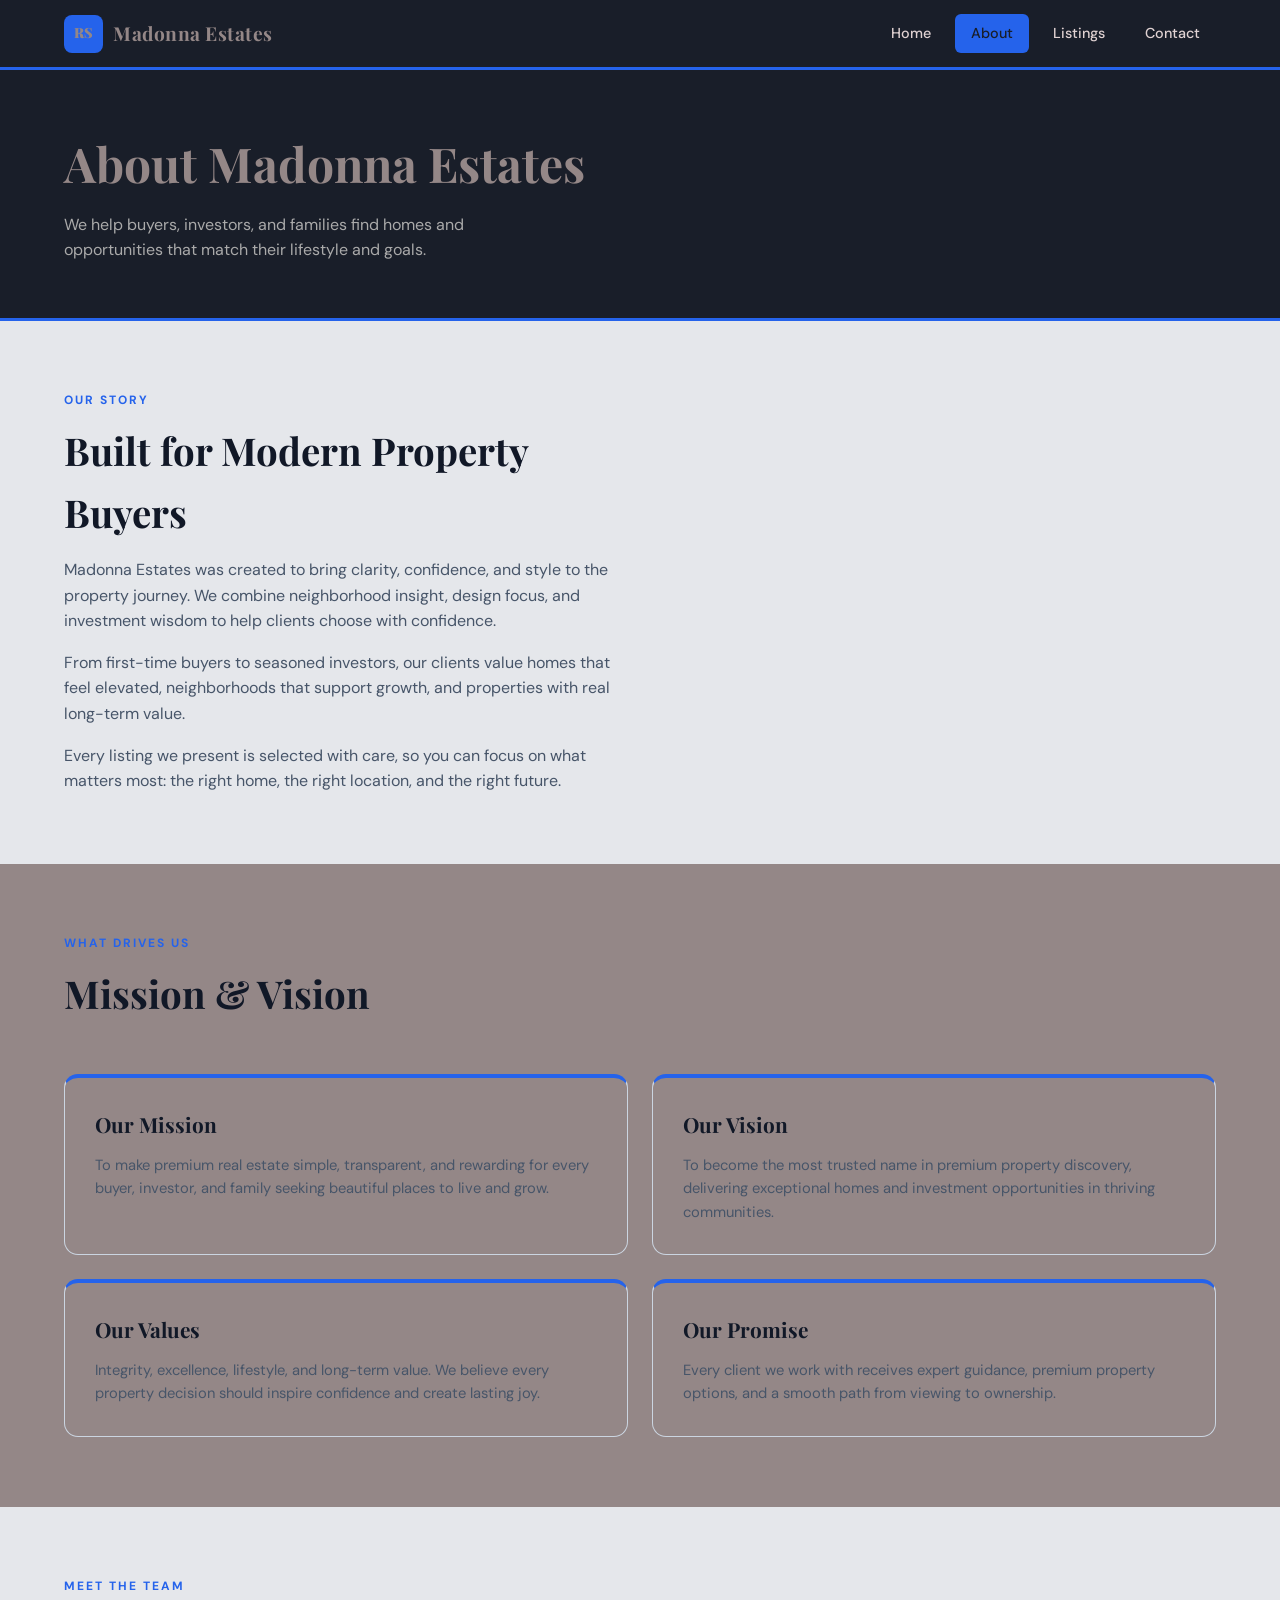
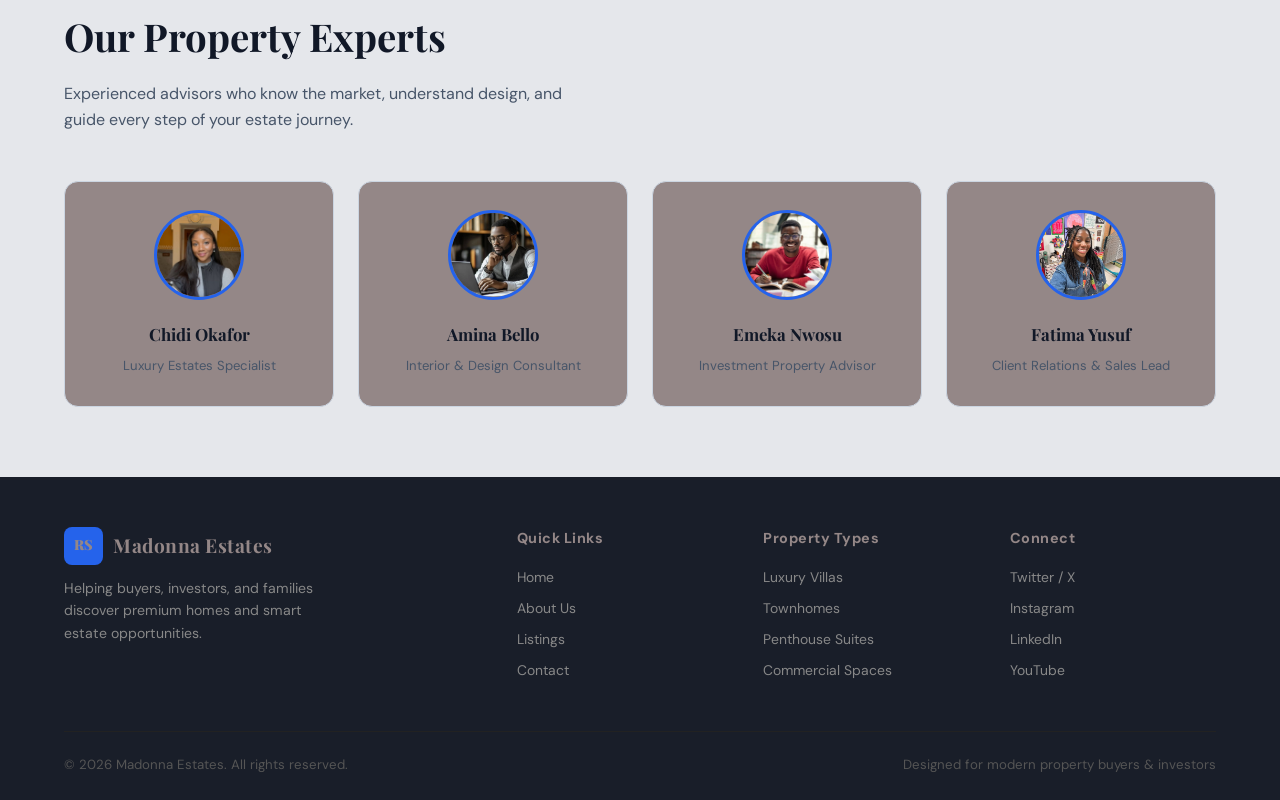
<file: about.html>
<!DOCTYPE html>
<html lang="en">
<head>
  <meta charset="UTF-8" />
  <meta name="viewport" content="width=device-width, initial-scale=1.0" />
  <title>PrimeEstate – About Us</title>
  <link rel="stylesheet" href="style.css" />
</head>
<body>


  <header>
    <a href="index.html" class="logo">
      <div class="logo-icon">RS</div>
      <span class="logo-text">Madonna Estates</span>
    </a>
    <nav>
      <a href="index.html">Home</a>
      <a href="about.html" class="active">About</a>
      <a href="courses.html">Listings</a>
      <a href="contact.html">Contact</a>
    </nav>
  </header>

  <div class="page-hero">
    <h1>About Madonna Estates</h1>
    <p>We help buyers, investors, and families find homes and opportunities that match their lifestyle and goals.</p>
  </div>

 
  <section>
    <div class="about-grid">
      <div>
        <div class="section-label">Our Story</div>
        <h2 class="section-title">Built for Modern Property Buyers</h2>
        <p style="color:var(--muted); margin-bottom:16px;">Madonna Estates was created to bring clarity, confidence, and style to the property journey. We combine neighborhood insight, design focus, and investment wisdom to help clients choose with confidence.</p>
        <p style="color:var(--muted); margin-bottom:16px;">From first-time buyers to seasoned investors, our clients value homes that feel elevated, neighborhoods that support growth, and properties with real long-term value.</p>
        <p style="color:var(--muted);">Every listing we present is selected with care, so you can focus on what matters most: the right home, the right location, and the right future.</p>
      </div>
      
    </div>
  </section>

 
  <section style="background: var(--white);">
    <div class="section-label">What Drives Us</div>
    <h2 class="section-title">Mission & Vision</h2>

    <div class="mv-grid">
      <div class="mv-card">
        <h3>Our Mission</h3>
        <p>To make premium real estate simple, transparent, and rewarding for every buyer, investor, and family seeking beautiful places to live and grow.</p>
      </div>
      <div class="mv-card">
        <h3>Our Vision</h3>
        <p>To become the most trusted name in premium property discovery, delivering exceptional homes and investment opportunities in thriving communities.</p>
      </div>
      <div class="mv-card">
        <h3>Our Values</h3>
        <p>Integrity, excellence, lifestyle, and long-term value. We believe every property decision should inspire confidence and create lasting joy.</p>
      </div>
      <div class="mv-card">
        <h3>Our Promise</h3>
        <p>Every client we work with receives expert guidance, premium property options, and a smooth path from viewing to ownership.</p>
      </div>
    </div>
  </section>


  <section>
    <div class="section-label">Meet the Team</div>
    <h2 class="section-title">Our Property Experts</h2>
    <p class="section-sub">Experienced advisors who know the market, understand design, and guide every step of your estate journey.</p>

    <div class="team-grid">
      <div class="team-card">
        <img src="B1.jpg" alt="Instructor Chidi Okafor" />
        <h4>Chidi Okafor</h4>
        <span>Luxury Estates Specialist</span>
      </div>
      <div class="team-card">
        <img src="B4.jpg" alt="Instructor Amina Bello" />
        <h4>Amina Bello</h4>
        <span>Interior & Design Consultant</span>
      </div>
      <div class="team-card">
        <img src="B3.jpg" alt="Instructor Emeka Nwosu" />
        <h4>Emeka Nwosu</h4>
        <span>Investment Property Advisor</span>
      </div>
      <div class="team-card">
        <img src="B2.jpg" alt="Instructor Fatima Yusuf" />
        <h4>Fatima Yusuf</h4>
        <span>Client Relations & Sales Lead</span>
      </div>
    </div>
  </section>


  <footer>
    <div class="footer-top">
      <div class="footer-brand">
        <a href="index.html" class="logo">
          <div class="logo-icon">RS</div>
          <span class="logo-text">Madonna Estates</span>
        </a>
        <p>Helping buyers, investors, and families discover premium homes and smart estate opportunities.</p>
      </div>
      <div class="footer-col">
        <h4>Quick Links</h4>
        <a href="index.html">Home</a>
        <a href="about.html">About Us</a>
        <a href="courses.html">Listings</a>
        <a href="contact.html">Contact</a>
      </div>
      <div class="footer-col">
        <h4>Property Types</h4>
        <a href="courses.html">Luxury Villas</a>
        <a href="courses.html">Townhomes</a>
        <a href="courses.html">Penthouse Suites</a>
        <a href="courses.html">Commercial Spaces</a>
      </div>
      <div class="footer-col">
        <h4>Connect</h4>
        <a href="https://www.twitter.com" target="_blank">Twitter / X</a>
        <a href="https://www.instagram.com" target="_blank">Instagram</a>
        <a href="https://www.linkedin.com" target="_blank">LinkedIn</a>
        <a href="https://www.youtube.com" target="_blank">YouTube</a>
      </div>
    </div>
    <div class="footer-bottom">
      <span>© 2026 Madonna Estates. All rights reserved.</span>
      <span>Designed for modern property buyers & investors</span>
    </div>
  </footer>

</body>
</html>
</file>
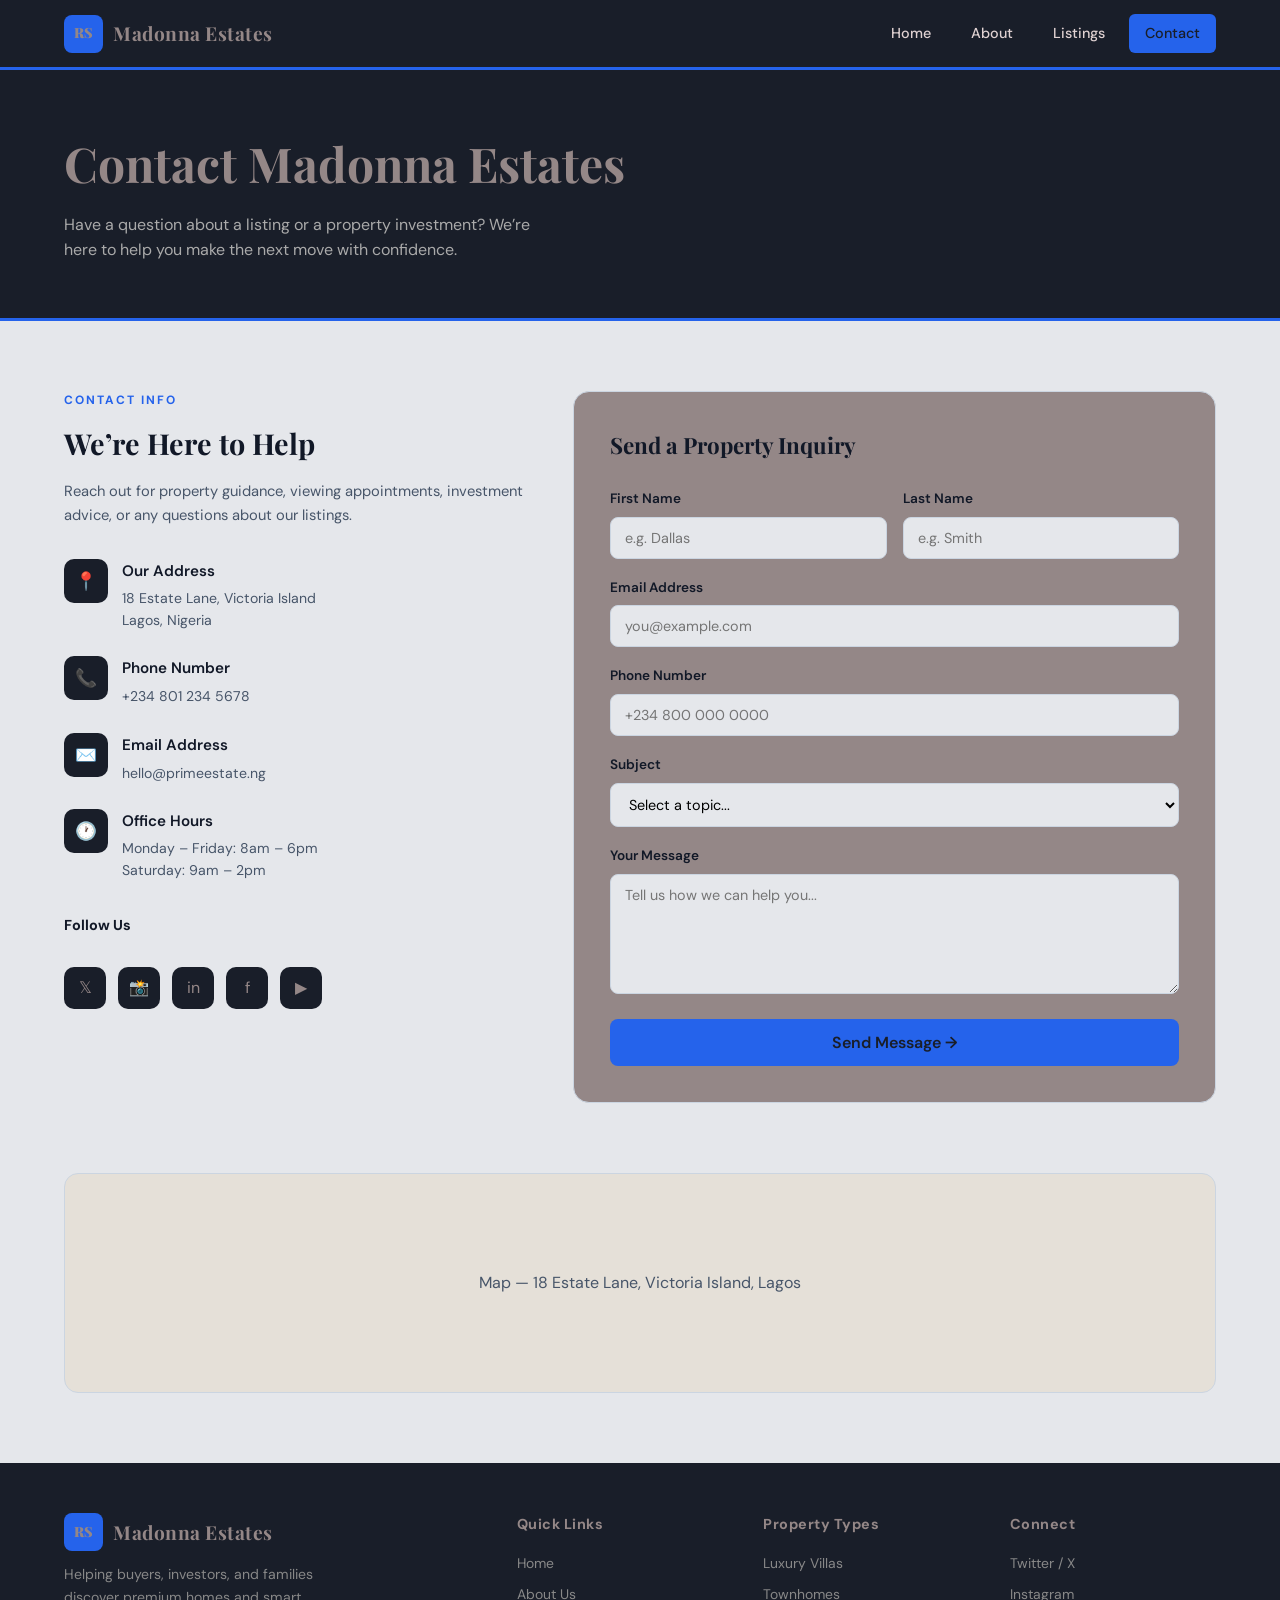
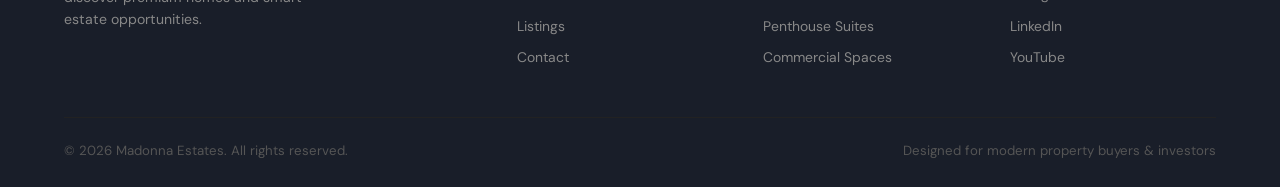
<file: contact.html>
<!DOCTYPE html>
<html lang="en">
<head>
  <meta charset="UTF-8" />
  <meta name="viewport" content="width=device-width, initial-scale=1.0" />
  <title>Madonna Estates – Contact</title>
  <link rel="stylesheet" href="style.css" />
</head>
<body>

  <header>
    <a href="index.html" class="logo">
      <div class="logo-icon">RS</div>
      <span class="logo-text">Madonna Estates</span>
    </a>
    <nav>
      <a href="index.html">Home</a>
      <a href="about.html">About</a>
      <a href="courses.html">Listings</a>
      <a href="contact.html" class="active">Contact</a>
    </nav>
  </header>

  <div class="page-hero">
    <h1>Contact Madonna Estates</h1>
    <p>Have a question about a listing or a property investment? We’re here to help you make the next move with confidence.</p>
  </div>

  <section>
    <div class="contact-grid">

      <div>
        <div class="section-label">Contact Info</div>
        <h2 class="section-title" style="font-size:1.8rem;">We’re Here to Help</h2>
        <p style="color:var(--muted); margin-bottom:32px; font-size:0.92rem;">Reach out for property guidance, viewing appointments, investment advice, or any questions about our listings.</p>

        <div class="contact-info-block">
          <div class="info-item">
            <div class="info-icon">📍</div>
            <div>
              <h4>Our Address</h4>
              <p>18 Estate Lane, Victoria Island<br>Lagos, Nigeria</p>
            </div>
          </div>
          <div class="info-item">
            <div class="info-icon">📞</div>
            <div>
              <h4>Phone Number</h4>
              <a href="tel:+2348012345678">+234 801 234 5678</a>
            </div>
          </div>
          <div class="info-item">
            <div class="info-icon">✉️</div>
            <div>
              <h4>Email Address</h4>
              <a href="mailto:hello@primeestate.ng">hello@primeestate.ng</a>
            </div>
          </div>
          <div class="info-item">
            <div class="info-icon">🕐</div>
            <div>
              <h4>Office Hours</h4>
              <p>Monday – Friday: 8am – 6pm<br>Saturday: 9am – 2pm</p>
            </div>
          </div>
        </div>

        <div style="margin-top:32px;">
          <h4 style="font-size:0.9rem; font-weight:700; margin-bottom:14px;">Follow Us</h4>
          <div class="social-links">
            <a href="https://www.twitter.com" target="_blank" class="social-link" title="Twitter / X">𝕏</a>
            <a href="https://www.instagram.com" target="_blank" class="social-link" title="Instagram">📸</a>
            <a href="https://www.linkedin.com" target="_blank" class="social-link" title="LinkedIn">in</a>
            <a href="https://www.facebook.com" target="_blank" class="social-link" title="Facebook">f</a>
            <a href="https://www.youtube.com" target="_blank" class="social-link" title="YouTube">▶</a>
          </div>
        </div>
      </div>

      <div class="contact-form">
        <h3>Send a Property Inquiry</h3>

        <div class="form-row">
          <div class="form-group">
            <label for="fname">First Name</label>
            <input type="text" id="fname" name="fname" placeholder="e.g. Dallas" />
          </div>
          <div class="form-group">
            <label for="lname">Last Name</label>
            <input type="text" id="lname" name="lname" placeholder="e.g. Smith" />
          </div>
        </div>

        <div class="form-group">
          <label for="email">Email Address</label>
          <input type="email" id="email" name="email" placeholder="you@example.com" />
        </div>

        <div class="form-group">
          <label for="phone">Phone Number</label>
          <input type="tel" id="phone" name="phone" placeholder="+234 800 000 0000" />
        </div>

        <div class="form-group">
          <label for="subject">Subject</label>
          <select id="subject" name="subject">
            <option value="">Select a topic...</option>
            <option value="listing">Property Listing Inquiry</option>
            <option value="viewing">Viewing Appointment</option>
            <option value="investment">Investment Advice</option>
            <option value="partnership">Partnership</option>
            <option value="other">Other</option>
          </select>
        </div>

        <div class="form-group">
          <label for="message">Your Message</label>
          <textarea id="message" name="message" placeholder="Tell us how we can help you..."></textarea>
        </div>

        <button type="button" class="btn btn-primary" style="width:100%; text-align:center; border:none; font-family:'DM Sans',sans-serif; font-size:1rem;">
          Send Message →
        </button>
      </div>

    </div>
  </section>

  <section style="padding-top:0;">
    <div style="background:#e5e0d8; border-radius:14px; height:220px; display:flex; align-items:center; justify-content:center; color:var(--muted); font-size:1rem; border: 1px solid var(--border);">
       Map — 18 Estate Lane, Victoria Island, Lagos
    </div>
  </section>

  <footer>
    <div class="footer-top">
      <div class="footer-brand">
        <a href="index.html" class="logo">
          <div class="logo-icon">RS</div>
          <span class="logo-text">Madonna Estates</span>
        </a>
        <p>Helping buyers, investors, and families discover premium homes and smart estate opportunities.</p>
      </div>
      <div class="footer-col">
        <h4>Quick Links</h4>
        <a href="index.html">Home</a>
        <a href="about.html">About Us</a>
        <a href="courses.html">Listings</a>
        <a href="contact.html">Contact</a>
      </div>
      <div class="footer-col">
        <h4>Property Types</h4>
        <a href="courses.html">Luxury Villas</a>
        <a href="courses.html">Townhomes</a>
        <a href="courses.html">Penthouse Suites</a>
        <a href="courses.html">Commercial Spaces</a>
      </div>
      <div class="footer-col">
        <h4>Connect</h4>
        <a href="https://www.twitter.com" target="_blank">Twitter / X</a>
        <a href="https://www.instagram.com" target="_blank">Instagram</a>
        <a href="https://www.linkedin.com" target="_blank">LinkedIn</a>
        <a href="https://www.youtube.com" target="_blank">YouTube</a>
      </div>
    </div>
    <div class="footer-bottom">
      <span>© 2026 Madonna Estates. All rights reserved.</span>
      <span>Designed for modern property buyers & investors</span>
    </div>
  </footer>

</body>
</html>
</file>
<file: style.css>
@import url('https://fonts.googleapis.com/css2?family=Playfair+Display:wght@700;900&family=DM+Sans:wght@300;400;500;600&display=swap');

:root {
  --primary: #191e29;
  --accent: #2563eb;
  --accent2: #94a3b8;
  --bg: #e5e7eb;
  --white: #948787;
  --text: #111827;
  --muted: #475569;
  --border: #cbd5e1;
}

* {
  margin: 0;
  padding: 0;
  box-sizing: border-box;
}

body {
  font-family: 'DM Sans', sans-serif;
  background-color: var(--bg);
  color: var(--text);
  line-height: 1.6;
}


/* ===== HEADER / NAV ===== */
header {
  background-color: var(--primary);
  padding: 0 5%;
  position: sticky;
  top: 0;
  z-index: 100;
  display: flex;
  align-items: center;
  justify-content: space-between;
  height: 70px;
  border-bottom: 3px solid var(--accent);
}

.logo {
  display: flex;
  align-items: center;
  gap: 10px;
  text-decoration: none;
}

.logo-icon {
  min-width: 38px;
  height: 38px;
  padding: 0 10px;
  background: var(--accent);
  border-radius: 8px;
  display: flex;
  align-items: center;
  justify-content: center;
  font-family: 'Playfair Display', serif;
  font-weight: 900;
  font-size: 14px;
  color: var(--white);
}

.logo-text {
  font-family: 'Playfair Display', serif;
  font-size: 1.2rem;
  font-weight: 700;
  color: var(--white);
  letter-spacing: 0.5px;
}

nav {
  display: flex;
  gap: 8px;
}

nav a {
  color: #e0d2d2;
  text-decoration: none;
  font-size: 0.9rem;
  font-weight: 500;
  padding: 8px 16px;
  border-radius: 6px;
  transition: all 0.2s;
}

nav a:hover, nav a.active {
  background: var(--accent);
  color: var(--primary);
}

/* ===== HERO ===== */
.hero {
  background: var(--primary);
  color: var(--white);
  padding: 80px 5% 70px;
  position: relative;
  overflow: hidden;
}

.hero::before {
  content: '';
  position: absolute;
  top: -60px;
  right: -60px;
  width: 400px;
  height: 400px;
  background: radial-gradient(circle, rgba(37,99,235,0.18) 0%, transparent 70%);
  pointer-events: none;
}

.hero-content {
  max-width: 650px;
  position: relative;
  z-index: 1;
}

.hero-badge {
  display: inline-block;
  background: rgba(245,166,35,0.15);
  border: 1px solid var(--accent);
  color: var(--accent);
  font-size: 0.78rem;
  font-weight: 600;
  letter-spacing: 1.5px;
  text-transform: uppercase;
  padding: 5px 14px;
  border-radius: 20px;
  margin-bottom: 20px;
}

.hero h1 {
  font-family: 'Playfair Display', serif;
  font-size: clamp(2.2rem, 5vw, 3.8rem);
  line-height: 1.15;
  margin-bottom: 20px;
}

.hero h1 span {
  color: var(--accent);
}

.hero p {
  font-size: 1.05rem;
  color: #aaa;
  margin-bottom: 35px;
  max-width: 500px;
}

.btn {
  display: inline-block;
  padding: 13px 30px;
  border-radius: 8px;
  font-weight: 600;
  font-size: 0.95rem;
  text-decoration: none;
  transition: all 0.2s;
  cursor: pointer;
}

.btn-primary {
  background: var(--accent);
  color: var(--primary);
}

.btn-primary:hover {
  background: #1d4ed8;
  transform: translateY(-2px);
}

.btn-outline {
  border: 2px solid rgba(255,255,255,0.3);
  color: var(--white);
  margin-left: 12px;
}

.btn-outline:hover {
  border-color: var(--white);
  background: rgba(255,255,255,0.08);
}

.hero-image {
  width: 100%;
  max-height: 300px;
  object-fit: cover;
  border-radius: 12px;
  margin-top: 40px;
  border: 2px solid rgba(255,255,255,0.1);
}

/* ===== SECTIONS ===== */
section {
  padding: 70px 5%;
}

.section-label {
  font-size: 0.75rem;
  font-weight: 700;
  letter-spacing: 2px;
  text-transform: uppercase;
  color: var(--accent);
  margin-bottom: 10px;
}

.section-title {
  font-family: 'Playfair Display', serif;
  font-size: clamp(1.8rem, 3vw, 2.8rem);
  margin-bottom: 14px;
}

.section-sub {
  color: var(--muted);
  font-size: 1rem;
  max-width: 520px;
  margin-bottom: 48px;
}

/* ===== STATS ===== */
.stats-bar {
  background: var(--accent);
  padding: 30px 5%;
  display: flex;
  justify-content: space-around;
  flex-wrap: wrap;
  gap: 20px;
}

.stat {
  text-align: center;
}

.stat-number {
  font-family: 'Playfair Display', serif;
  font-size: 2.2rem;
  font-weight: 900;
  color: var(--primary);
}

.stat-label {
  font-size: 0.85rem;
  font-weight: 600;
  color: rgba(10,10,10,0.65);
  text-transform: uppercase;
  letter-spacing: 1px;
}

/* ===== COURSE CARDS ===== */
.courses-grid {
  display: grid;
  grid-template-columns: repeat(auto-fit, minmax(280px, 1fr));
  gap: 24px;
}

.course-card {
  background: var(--white);
  border-radius: 14px;
  overflow: hidden;
  border: 1px solid var(--border);
  transition: transform 0.2s, box-shadow 0.2s;
}

.course-card:hover {
  transform: translateY(-5px);
  box-shadow: 0 16px 40px rgba(0,0,0,0.1);
}

.course-card img {
  width: 100%;
  height: 180px;
  object-fit: cover;
}

.course-body {
  padding: 20px;
}

.course-tag {
  font-size: 0.72rem;
  font-weight: 700;
  letter-spacing: 1px;
  text-transform: uppercase;
  color: var(--accent2);
  margin-bottom: 8px;
}

.course-body h3 {
  font-family: 'Playfair Display', serif;
  font-size: 1.15rem;
  margin-bottom: 8px;
}

.course-body p {
  font-size: 0.88rem;
  color: var(--muted);
  margin-bottom: 16px;
}

.course-meta {
  display: flex;
  justify-content: space-between;
  align-items: center;
  padding-top: 14px;
  border-top: 1px solid var(--border);
  font-size: 0.82rem;
  color: var(--muted);
}

.course-price {
  font-weight: 700;
  color: var(--accent);
  font-size: 0.95rem;
}

/* ===== ABOUT PAGE ===== */
.about-grid {
  display: grid;
  grid-template-columns: 1fr 1fr;
  gap: 50px;
  align-items: center;
}

.about-images {
  display: grid;
  grid-template-columns: 1fr 1fr;
  gap: 12px;
}

.about-images img {
  width: 100%;
  border-radius: 10px;
  aspect-ratio: 1;
  object-fit: cover;
}

.about-images img:first-child {
  grid-column: span 2;
  aspect-ratio: 16/7;
}

.mv-grid {
  display: grid;
  grid-template-columns: 1fr 1fr;
  gap: 24px;
  margin-top: 50px;
}

.mv-card {
  background: var(--white);
  border-radius: 14px;
  padding: 30px;
  border: 1px solid var(--border);
  border-top: 4px solid var(--accent);
}

.mv-card h3 {
  font-family: 'Playfair Display', serif;
  font-size: 1.3rem;
  margin-bottom: 12px;
}

.mv-card p {
  color: var(--muted);
  font-size: 0.92rem;
}

/* ===== TEAM ===== */
.team-grid {
  display: grid;
  grid-template-columns: repeat(auto-fit, minmax(220px, 1fr));
  gap: 24px;
}

.team-card {
  background: var(--white);
  border-radius: 14px;
  padding: 28px 20px;
  text-align: center;
  border: 1px solid var(--border);
}

.team-card img {
  width: 90px;
  height: 90px;
  border-radius: 50%;
  object-fit: cover;
  margin-bottom: 14px;
  border: 3px solid var(--accent);
}

.team-card h4 {
  font-family: 'Playfair Display', serif;
  font-size: 1.05rem;
  margin-bottom: 4px;
}

.team-card span {
  font-size: 0.82rem;
  color: var(--muted);
}

/* ===== CONTACT ===== */
.contact-grid {
  display: grid;
  grid-template-columns: 1fr 1.4fr;
  gap: 50px;
  align-items: start;
}

.contact-info-block {
  display: flex;
  flex-direction: column;
  gap: 24px;
}

.info-item {
  display: flex;
  gap: 14px;
  align-items: flex-start;
}

.info-icon {
  width: 44px;
  height: 44px;
  background: var(--primary);
  color: var(--accent);
  border-radius: 10px;
  display: flex;
  align-items: center;
  justify-content: center;
  font-size: 1.1rem;
  flex-shrink: 0;
}

.info-item h4 {
  font-weight: 600;
  margin-bottom: 3px;
  font-size: 0.95rem;
}

.info-item p, .info-item a {
  font-size: 0.88rem;
  color: var(--muted);
  text-decoration: none;
}

.contact-form {
  background: var(--white);
  border-radius: 16px;
  padding: 36px;
  border: 1px solid var(--border);
}

.contact-form h3 {
  font-family: 'Playfair Display', serif;
  font-size: 1.4rem;
  margin-bottom: 24px;
}

.form-row {
  display: grid;
  grid-template-columns: 1fr 1fr;
  gap: 16px;
}

.form-group {
  margin-bottom: 18px;
}

.form-group label {
  display: block;
  font-size: 0.85rem;
  font-weight: 600;
  margin-bottom: 7px;
  color: var(--text);
}

.form-group input,
.form-group textarea,
.form-group select {
  width: 100%;
  padding: 11px 14px;
  border: 1.5px solid var(--border);
  border-radius: 8px;
  font-family: 'DM Sans', sans-serif;
  font-size: 0.9rem;
  background: var(--bg);
  transition: border 0.2s;
  outline: none;
}

.form-group input:focus,
.form-group textarea:focus,
.form-group select:focus {
  border-color: var(--accent);
}

.form-group textarea {
  height: 120px;
  resize: vertical;
}

.social-links {
  display: flex;
  gap: 12px;
  margin-top: 30px;
}

.social-link {
  width: 42px;
  height: 42px;
  background: var(--primary);
  color: var(--white);
  border-radius: 10px;
  display: flex;
  align-items: center;
  justify-content: center;
  text-decoration: none;
  font-size: 1rem;
  transition: background 0.2s;
}

.social-link:hover {
  background: var(--accent);
  color: var(--primary);
}

/* ===== FOOTER ===== */
footer {
  background: var(--primary);
  color: #ccc;
  padding: 50px 5% 25px;
}

.footer-top {
  display: grid;
  grid-template-columns: 2fr 1fr 1fr 1fr;
  gap: 40px;
  margin-bottom: 40px;
}

.footer-brand p {
  font-size: 0.88rem;
  color: #888;
  margin-top: 12px;
  max-width: 280px;
}

.footer-col h4 {
  color: var(--white);
  font-size: 0.9rem;
  font-weight: 700;
  margin-bottom: 16px;
  letter-spacing: 0.5px;
}

.footer-col a {
  display: block;
  color: #888;
  text-decoration: none;
  font-size: 0.87rem;
  margin-bottom: 9px;
  transition: color 0.2s;
}

.footer-col a:hover {
  color: var(--accent);
}

.footer-bottom {
  border-top: 1px solid #222;
  padding-top: 22px;
  display: flex;
  justify-content: space-between;
  align-items: center;
  flex-wrap: wrap;
  gap: 12px;
  font-size: 0.83rem;
  color: #555;
}

/* ===== PAGE HERO (inner pages) ===== */
.page-hero {
  background: var(--primary);
  color: var(--white);
  padding: 55px 5%;
  border-bottom: 3px solid var(--accent);
}

.page-hero h1 {
  font-family: 'Playfair Display', serif;
  font-size: clamp(1.8rem, 4vw, 3rem);
  margin-bottom: 10px;
}

.page-hero p {
  color: #aaa;
  font-size: 1rem;
  max-width: 500px;
}

/* ===== RESPONSIVE ===== */
@media (max-width: 768px) {
  nav a { padding: 7px 10px; font-size: 0.82rem; }
  .about-grid, .contact-grid { grid-template-columns: 1fr; }
  .mv-grid { grid-template-columns: 1fr; }
  .form-row { grid-template-columns: 1fr; }
  .footer-top { grid-template-columns: 1fr 1fr; }
  .stats-bar { gap: 24px; }
  .logo-text { display: none; }
}

@media (max-width: 480px) {
  .footer-top { grid-template-columns: 1fr; }
  .hero-buttons { display: flex; flex-direction: column; gap: 12px; }
  .btn-outline { margin-left: 0; }
}
</file>
